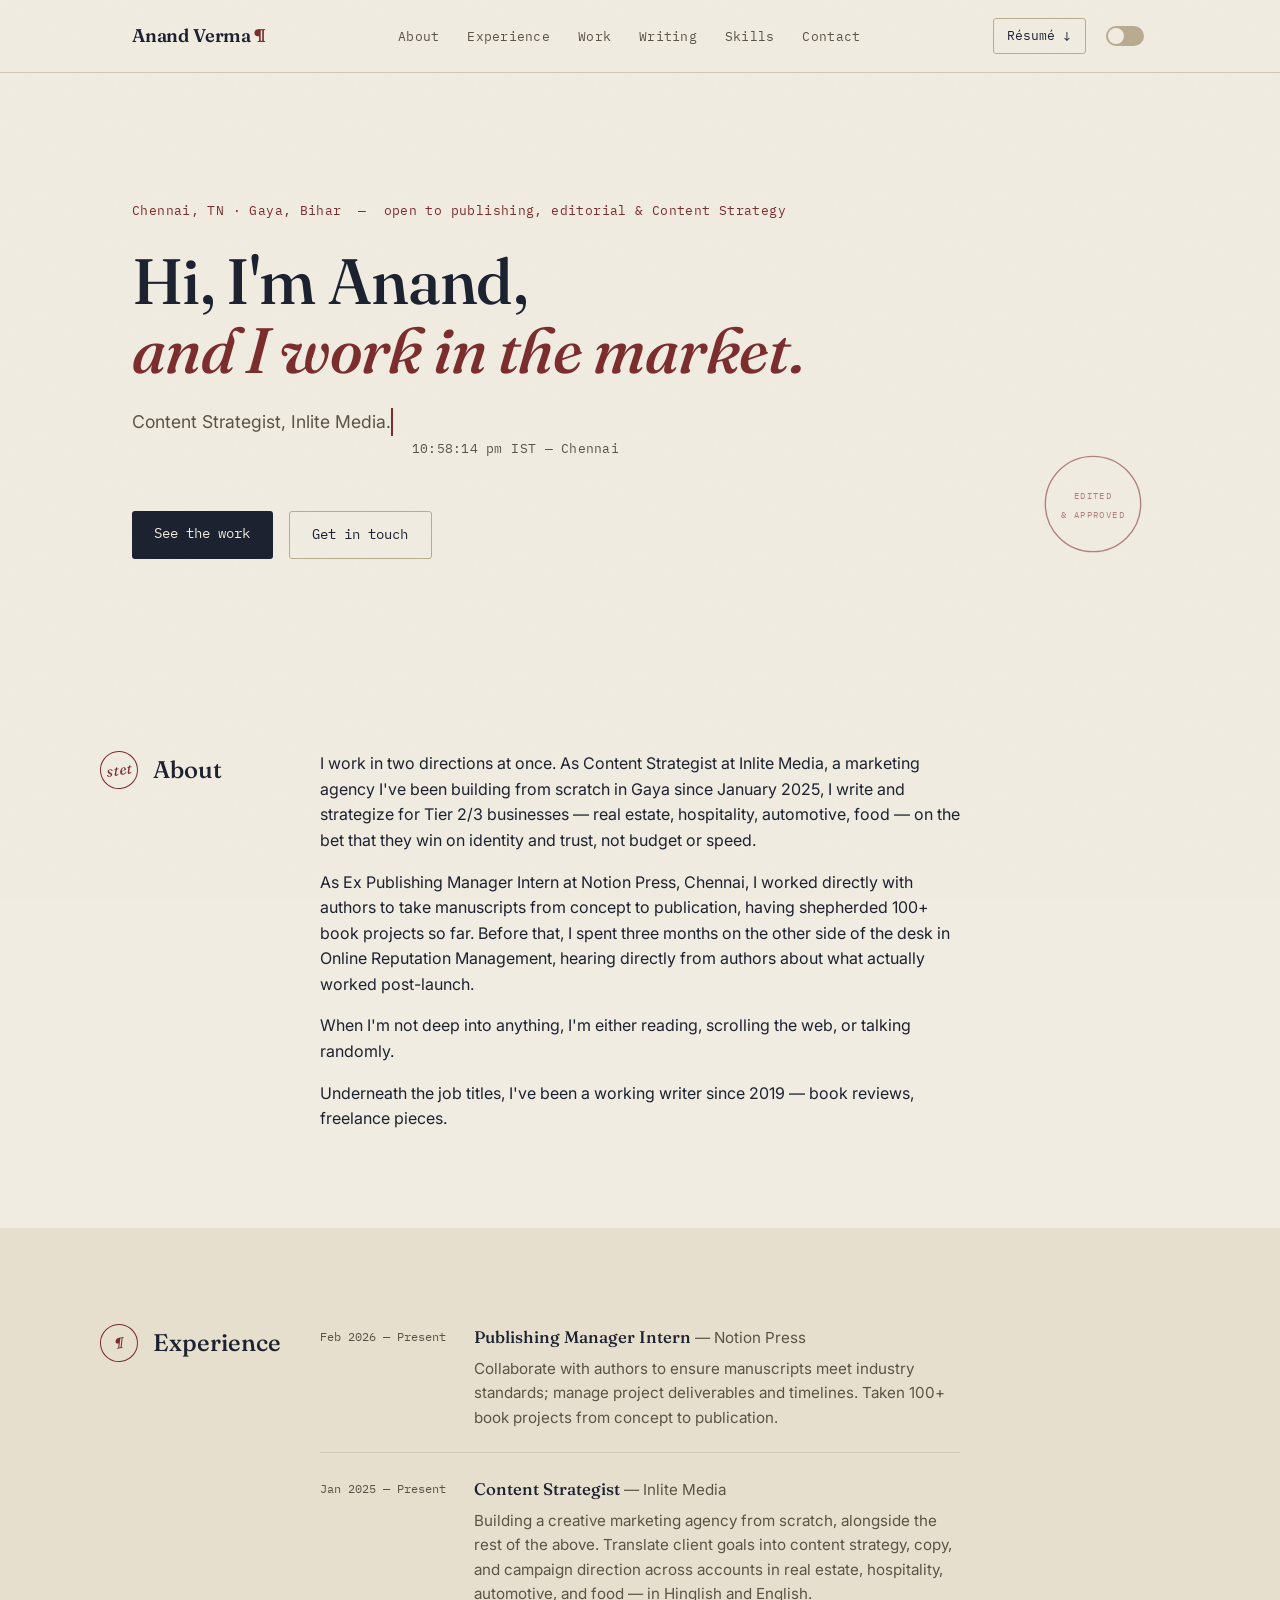
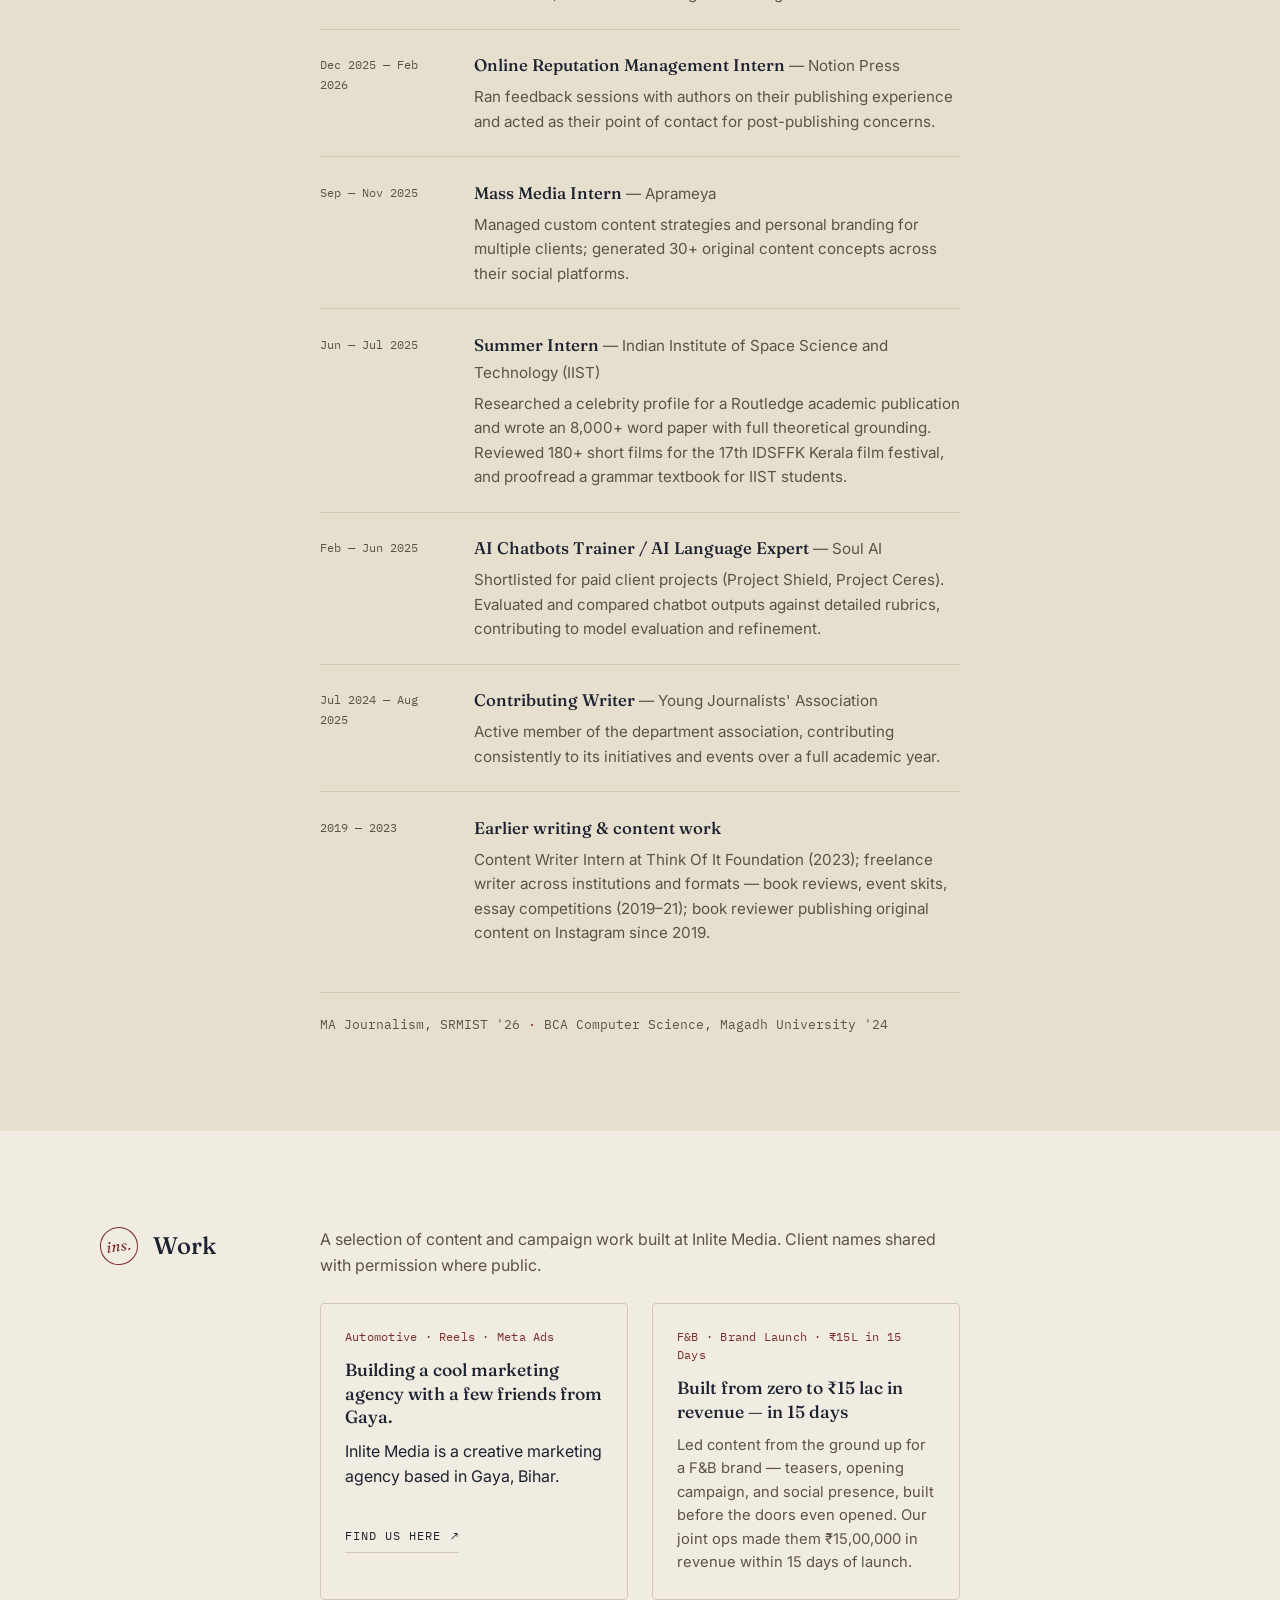
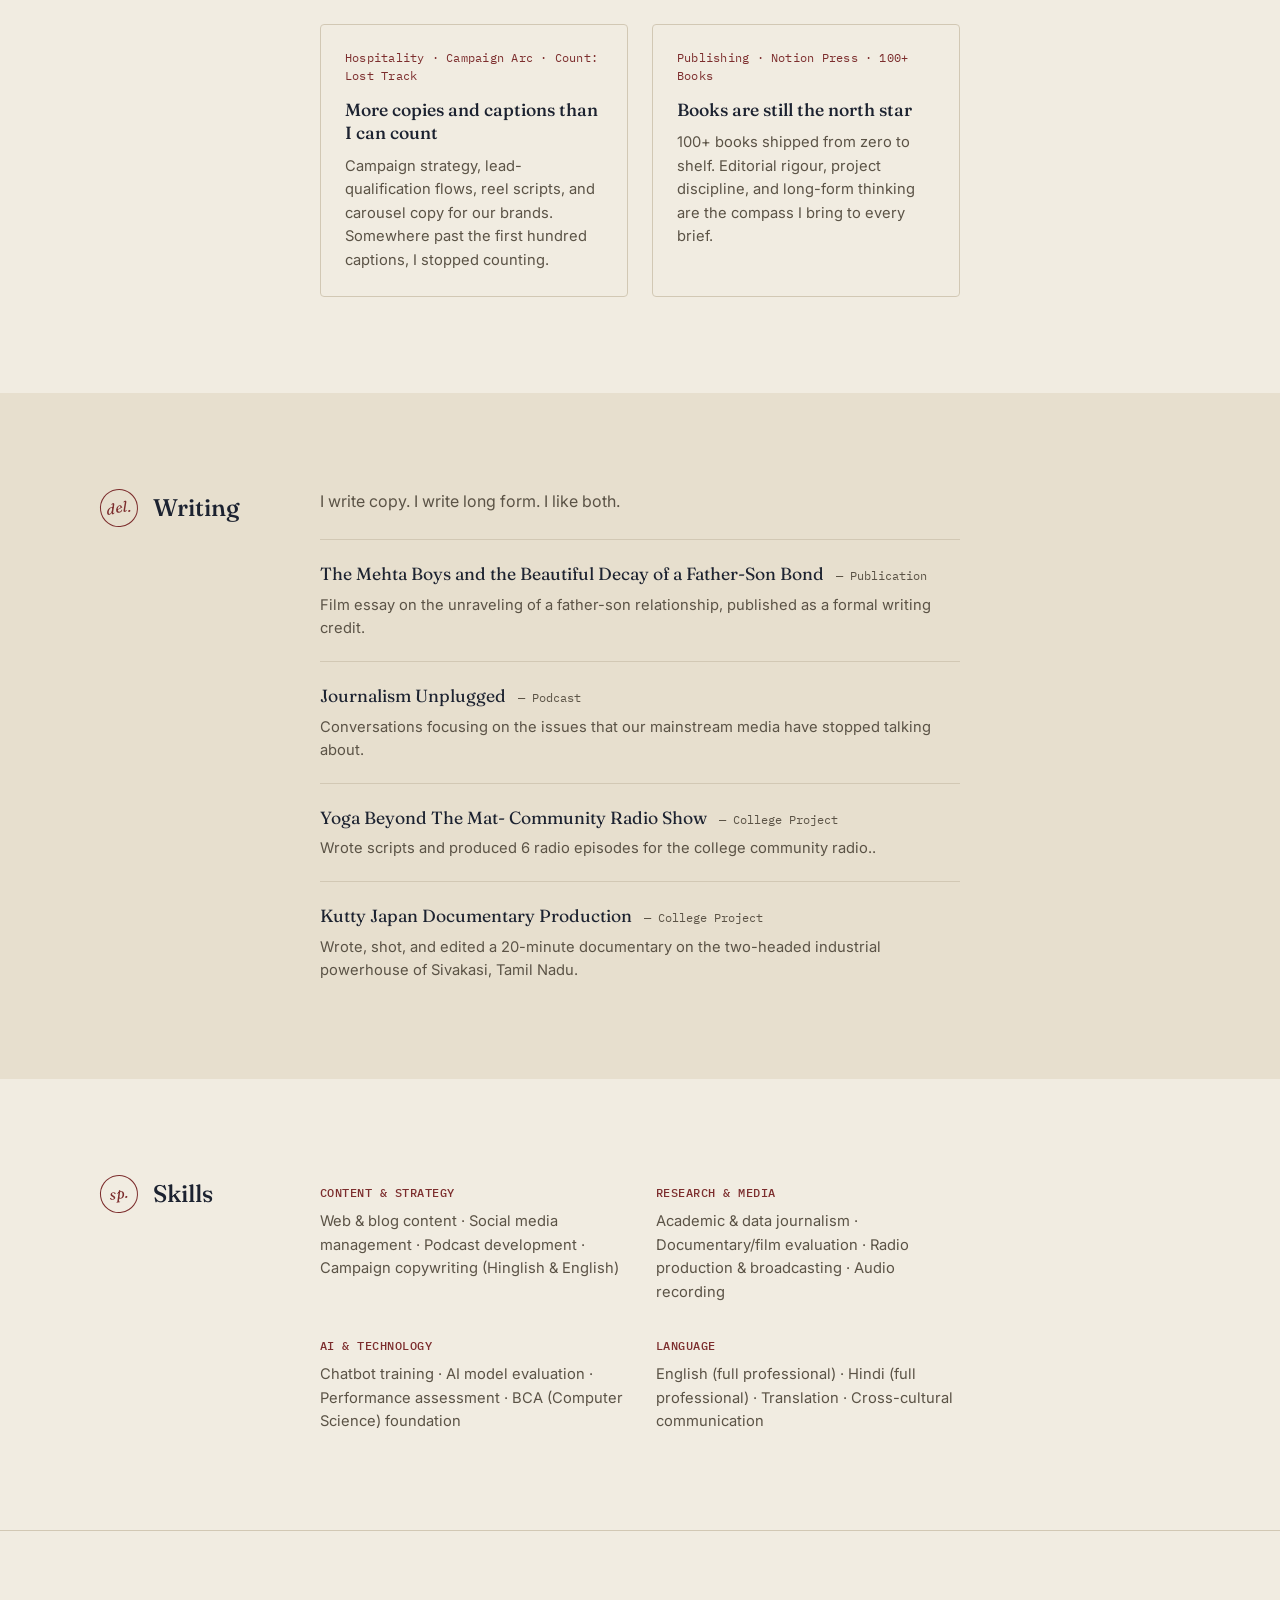
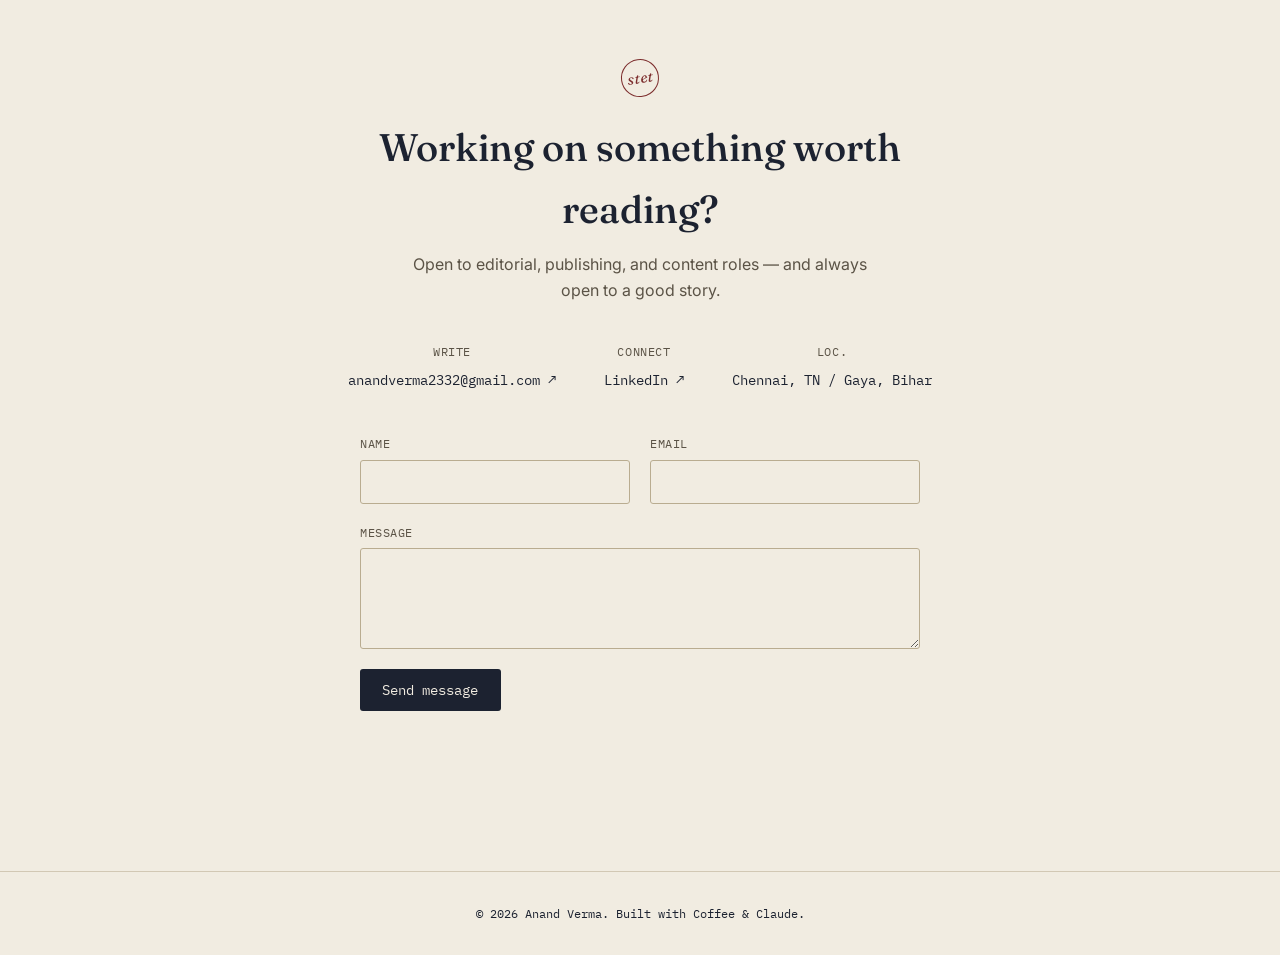
<file: index.html>
<!DOCTYPE html>
<html lang="en">
<head>
<meta charset="UTF-8">
<meta name="viewport" content="width=device-width, initial-scale=1.0">
<title>Anand Verma — Publishing, Content Strategy &amp; Media</title>
<meta name="description" content="Anand Verma — Content Strategist at Inlite Media, Publishing Manager Intern at Notion Press, MA Journalism (SRMIST '26). Publishing × Marketing × AI.">

<meta property="og:type" content="website">
<meta property="og:title" content="Anand Verma — Publishing, Content Strategy &amp; Media">
<meta property="og:description" content="Content Strategist at Inlite Media, Publishing Manager Intern at Notion Press, MA Journalism (SRMIST '26). Publishing × Marketing × AI.">
<meta property="og:image" content="/og-image.jpg">
<meta property="og:url" content="https://anandverma.in/">
<meta name="twitter:card" content="summary_large_image">
<meta name="twitter:title" content="Anand Verma — Publishing, Content Strategy &amp; Media">
<meta name="twitter:description" content="Content Strategist at Inlite Media, Publishing Manager Intern at Notion Press, MA Journalism (SRMIST '26).">
<meta name="twitter:image" content="/og-image.jpg">
<link rel="canonical" href="https://anandverma.in/">

<link rel="icon" type="image/svg+xml" href="data:image/svg+xml,<svg xmlns=%22http://www.w3.org/2000/svg%22 viewBox=%220 0 100 100%22><text y=%22.9em%22 font-size=%2290%22>¶</text></svg>">

<link rel="preconnect" href="https://fonts.googleapis.com">
<link rel="preconnect" href="https://fonts.gstatic.com" crossorigin>
<link href="https://fonts.googleapis.com/css2?family=Fraunces:ital,opsz,wght@0,9..144,400;0,9..144,500;0,9..144,600;1,9..144,500&family=Inter:wght@400;500;600&family=IBM+Plex+Mono:wght@400;500&display=swap" rel="stylesheet">

<link rel="stylesheet" href="style.css">
</head>
<body>

<div class="grain" aria-hidden="true"></div>

<a class="skip-link" href="#main">Skip to content</a>

<header class="masthead">
  <div class="masthead-inner">
    <a href="#top" class="wordmark">Anand Verma<span class="mark">¶</span></a>
    <nav class="nav" aria-label="Primary">
      <a href="#about">About</a>
      <a href="#experience">Experience</a>
      <a href="#work">Work</a>
      <a href="#writing">Writing</a>
      <a href="#skills">Skills</a>
      <a href="#contact">Contact</a>
    </nav>
    <div class="masthead-actions">
      <a class="resume-btn" href="resume.pdf" download>Résumé <span class="dl-icon">↓</span></a>
      <button class="theme-toggle" id="themeToggle" aria-label="Toggle dark mode" aria-pressed="false">
        <span class="toggle-track"><span class="toggle-thumb"></span></span>
      </button>
      <button class="nav-burger" id="navBurger" aria-label="Open menu" aria-expanded="false">
        <span></span><span></span><span></span>
      </button>
    </div>
  </div>
  <div class="mobile-nav" id="mobileNav">
    <a href="#about">About</a>
    <a href="#experience">Experience</a>
    <a href="#work">Work</a>
    <a href="#writing">Writing</a>
    <a href="#skills">Skills</a>
    <a href="#contact">Contact</a>
    <a href="resume.pdf" download>Download résumé</a>
  </div>
</header>

<main id="main">

  <!-- HERO -->
  <section class="hero" id="top">
    <div class="hero-inner reveal">
      <p class="eyebrow mono">Chennai, TN · Gaya, Bihar &nbsp;—&nbsp; open to publishing, editorial &amp; Content Strategy</p>
      <h1 class="hero-title">
        Hi, I'm Anand,<br>
        <em>and I work in the market.</em>
      </h1>
      <p class="hero-sub" id="typewriter"></p>
      <p class="hero-clock mono">
  <span class="clock-dot" aria-hidden="true"></span>
  <span id="clockTime">--:--:--</span> IST — Chennai
</p>
      <div class="hero-cta">
        <a href="#work" class="btn btn-primary">See the work</a>
        <a href="#contact" class="btn btn-ghost">Get in touch</a>
      </div>
    </div>
    <div class="hero-stamp" aria-hidden="true">
      <svg viewBox="0 0 120 120" class="stamp-svg">
        <circle cx="60" cy="60" r="52" fill="none" stroke="currentColor" stroke-width="1.5"/>
        <text x="60" y="55" text-anchor="middle" class="stamp-text-top">EDITED</text>
        <text x="60" y="75" text-anchor="middle" class="stamp-text-bottom">&amp; APPROVED</text>
      </svg>
    </div>
  </section>

  <!-- ABOUT -->
  <section class="section" id="about">
    <div class="section-grid reveal">
      <div class="section-label">
        <span class="proofmark">stet</span>
        <h2>About</h2>
      </div>
      <div class="section-body">
        <p>I work in two directions at once. As Content Strategist at Inlite Media, a marketing agency I've been building from scratch in Gaya since January 2025, I write and strategize for Tier 2/3 businesses — real estate, hospitality, automotive, food — on the bet that they win on identity and trust, not budget or speed.</p>
        <p>As Ex Publishing Manager Intern at Notion Press, Chennai, I worked directly with authors to take manuscripts from concept to publication, having shepherded 100+ book projects so far. Before that, I spent three months on the other side of the desk in Online Reputation Management, hearing directly from authors about what actually worked post-launch.</p>
        <p>When I'm not deep into anything, I'm either reading, scrolling the web, or talking randomly.</p>
        <p>Underneath the job titles, I've been a working writer since 2019 — book reviews, freelance pieces.</p>
      </div>
    </div>
  </section>

  <!-- EXPERIENCE -->
  <section class="section section-alt" id="experience">
    <div class="section-grid reveal">
      <div class="section-label">
        <span class="proofmark">¶</span>
        <h2>Experience</h2>
      </div>
      <div class="section-body">

        <article class="entry">
          <div class="entry-meta mono">Feb 2026 — Present</div>
          <div class="entry-content">
            <h3>Publishing Manager Intern <span class="entry-org">— Notion Press</span></h3>
            <p>Collaborate with authors to ensure manuscripts meet industry standards; manage project deliverables and timelines. Taken 100+ book projects from concept to publication.</p>
          </div>
        </article>

        <article class="entry">
          <div class="entry-meta mono">Jan 2025 — Present</div>
          <div class="entry-content">
            <h3>Content Strategist <span class="entry-org">— Inlite Media</span></h3>
            <p>Building a creative marketing agency from scratch, alongside the rest of the above. Translate client goals into content strategy, copy, and campaign direction across accounts in real estate, hospitality, automotive, and food — in Hinglish and English.</p>
          </div>
        </article>

        <article class="entry">
          <div class="entry-meta mono">Dec 2025 — Feb 2026</div>
          <div class="entry-content">
            <h3>Online Reputation Management Intern <span class="entry-org">— Notion Press</span></h3>
            <p>Ran feedback sessions with authors on their publishing experience and acted as their point of contact for post-publishing concerns.</p>
          </div>
        </article>

        <article class="entry">
          <div class="entry-meta mono">Sep — Nov 2025</div>
          <div class="entry-content">
            <h3>Mass Media Intern <span class="entry-org">— Aprameya</span></h3>
            <p>Managed custom content strategies and personal branding for multiple clients; generated 30+ original content concepts across their social platforms.</p>
          </div>
        </article>

        <article class="entry">
          <div class="entry-meta mono">Jun — Jul 2025</div>
          <div class="entry-content">
            <h3>Summer Intern <span class="entry-org">— Indian Institute of Space Science and Technology (IIST)</span></h3>
            <p>Researched a celebrity profile for a Routledge academic publication and wrote an 8,000+ word paper with full theoretical grounding. Reviewed 180+ short films for the 17th IDSFFK Kerala film festival, and proofread a grammar textbook for IIST students.</p>
          </div>
        </article>

        <article class="entry">
          <div class="entry-meta mono">Feb — Jun 2025</div>
          <div class="entry-content">
            <h3>AI Chatbots Trainer / AI Language Expert <span class="entry-org">— Soul AI</span></h3>
            <p>Shortlisted for paid client projects (Project Shield, Project Ceres). Evaluated and compared chatbot outputs against detailed rubrics, contributing to model evaluation and refinement.</p>
          </div>
        </article>

        <article class="entry">
          <div class="entry-meta mono">Jul 2024 — Aug 2025</div>
          <div class="entry-content">
            <h3>Contributing Writer <span class="entry-org">— Young Journalists' Association</span></h3>
            <p>Active member of the department association, contributing consistently to its initiatives and events over a full academic year.</p>
          </div>
        </article>

        <article class="entry">
          <div class="entry-meta mono">2019 — 2023</div>
          <div class="entry-content">
            <h3>Earlier writing &amp; content work</h3>
            <p>Content Writer Intern at Think Of It Foundation (2023); freelance writer across institutions and formats — book reviews, event skits, essay competitions (2019–21); book reviewer publishing original content on Instagram since 2019.</p>
          </div>
        </article>


        <div class="edu-strip mono">
          <span>MA Journalism, SRMIST '26</span>
          <span class="edu-dot">·</span>
          <span>BCA Computer Science, Magadh University '24</span>
        </div>

      </div>
    </div>
  </section>
  <section class="section" id="work">
    <div class="section-grid reveal">
      <div class="section-label">
        <span class="proofmark">ins.</span>
        <h2>Work</h2>
      </div>
      <div class="section-body">
        <p class="section-intro">A selection of content and campaign work built at Inlite Media. Client names shared with permission where public.</p>

        <div class="work-grid">

<article class="work-card">
  <p class="work-tags mono">Automotive · Reels · Meta Ads</p>

  <h3>Building a cool marketing agency with a few friends from Gaya.</h3>

  <p>
    Inlite Media is a creative marketing agency based in Gaya, Bihar.
  </p>

  <a
    href="https://www.inlitemedia.in/"
    target="_blank"
    rel="noopener noreferrer"
    class="cta-link mono"
  >
    FIND US HERE
    <span>↗</span>
  </a>
</article>

    <article class="work-card">
  <p class="work-tags mono">F&amp;B · Brand Launch · ₹15L in 15 Days</p>
  <h3>Built from zero to ₹15 lac in revenue — in 15 days</h3>
  <p>Led content from the ground up for a F&B brand — teasers, opening campaign, and social presence, built before the doors even opened. Our joint ops made them ₹15,00,000 in revenue within 15 days of launch.</p>
</article>

         <article class="work-card">
  <p class="work-tags mono">Hospitality · Campaign Arc · Count: Lost Track</p>
  <h3>More copies and captions than I can count</h3>
  <p>Campaign strategy, lead-qualification flows, reel scripts, and carousel copy for our brands. Somewhere past the first hundred captions, I stopped counting.</p>
</article>

          <article class="work-card">
  <p class="work-tags mono">Publishing · Notion Press · 100+ Books</p>
  <h3>Books are still the north star</h3>
  <p>100+ books shipped from zero to shelf. Editorial rigour, project discipline, and long-form thinking are the compass I bring to every brief.</p>
</article>

        </div>
      </div>
    </div>
  </section>

  <!-- WRITING -->
  <section class="section section-alt" id="writing">
    <div class="section-grid reveal">
      <div class="section-label">
        <span class="proofmark">del.</span>
        <h2>Writing</h2>
      </div>
      <div class="section-body">
        <p class="section-intro">I write copy. I write long form. I like both.</p>

        <ul class="writing-list">
          <li>
            <a href="https://cutandprintnewsletter.substack.com/p/12?open=false#%C2%A7guest-contribution" class="writing-item">
              <span class="writing-title">The Mehta Boys and the Beautiful Decay of a Father-Son Bond <span class="writing-type mono">— Publication</span></span>
              <span class="writing-desc">Film essay on the unraveling of a father-son relationship, published as a formal writing credit.</span>
            </a>
          </li>
          <li>
            <a href="https://open.spotify.com/show/3CX8EGooiAzZdOXdd201q1" class="writing-item">
              <span class="writing-title">Journalism Unplugged <span class="writing-type mono">— Podcast</span></span>
              <span class="writing-desc">Conversations focusing on the issues that our mainstream media have stopped talking about.</span>
            </a>
          </li>
          <li>
            <a href="https://drive.google.com/drive/folders/19rKkXh2o98e52k-zDtZ3808F44zzuFdt?usp=sharing" class="writing-item">
              <span class="writing-title">Yoga Beyond The Mat- Community Radio Show <span class="writing-type mono">— College Project</span></span>
              <span class="writing-desc">Wrote scripts and produced 6 radio episodes for the college community radio..</span>
            </a>
          </li>
          <li>
            <a href="https://drive.google.com/file/d/1ai6nYiEL8IZHi0SgXp-3LaJjOQsr9_2S/view?usp=drive_link&usp=embed_facebook" class="writing-item">
              <span class="writing-title">Kutty Japan Documentary Production <span class="writing-type mono">— College Project</span></span>
              <span class="writing-desc">Wrote, shot, and edited a 20-minute documentary on the two-headed industrial powerhouse of Sivakasi, Tamil Nadu.</span>
            </a>
          </li>
        </ul>
      </div>
    </div>
  </section>

  <!-- SKILLS -->
  <section class="section" id="skills">
    <div class="section-grid reveal">
      <div class="section-label">
        <span class="proofmark">sp.</span>
        <h2>Skills</h2>
      </div>
      <div class="section-body">
        <div class="skills-grid">
          <div class="skill-group">
            <h4 class="mono">Content &amp; Strategy</h4>
            <p>Web &amp; blog content · Social media management · Podcast development · Campaign copywriting (Hinglish &amp; English)</p>
          </div>
          <div class="skill-group">
            <h4 class="mono">Research &amp; Media</h4>
            <p>Academic &amp; data journalism · Documentary/film evaluation · Radio production &amp; broadcasting · Audio recording</p>
          </div>
          <div class="skill-group">
            <h4 class="mono">AI &amp; Technology</h4>
            <p>Chatbot training · AI model evaluation · Performance assessment · BCA (Computer Science) foundation</p>
          </div>
          <div class="skill-group">
            <h4 class="mono">Language</h4>
            <p>English (full professional) · Hindi (full professional) · Translation · Cross-cultural communication</p>
          </div>
        </div>
      </div>
    </div>
  </section>

  <!-- CONTACT -->
  <section class="section section-contact" id="contact">
    <div class="reveal">
      <p class="proofmark center">stet</p>
      <h2 class="contact-heading">Working on something worth reading?</h2>
      <p class="contact-sub">Open to editorial, publishing, and content roles — and always open to a good story.</p>
      <div class="contact-grid mono">
        <div>
          <span class="contact-label">Write</span>
          <a href="mailto:anandverma2332@gmail.com">anandverma2332@gmail.com ↗</a>
        </div>
        <div>
          <span class="contact-label">Connect</span>
          <a href="https://www.linkedin.com/in/anand-verma-18384817a/" target="_blank" rel="noopener">LinkedIn ↗</a>
        </div>
        <div>
          <span class="contact-label">Loc.</span>
          <span>Chennai, TN / Gaya, Bihar</span>
        </div>
      </div>

      <form class="contact-form" id="contactForm">
        <!-- Get a free access key at https://web3forms.com — takes 30 seconds, no account needed.
             Paste it below in place of YOUR_ACCESS_KEY_HERE. -->
        <input type="hidden" name="access_key" value="08df3f34-d45b-4f16-a366-c7cc355c675c">
        <input type="checkbox" name="botcheck" class="hp-field" tabindex="-1" autocomplete="off">
        <input type="hidden" name="subject" value="New message from anandverma.in">

        <div class="form-row">
          <div class="form-field">
            <label for="cf-name">Name</label>
            <input type="text" id="cf-name" name="name" required autocomplete="name">
          </div>
          <div class="form-field">
            <label for="cf-email">Email</label>
            <input type="email" id="cf-email" name="email" required autocomplete="email">
          </div>
        </div>
        <div class="form-field">
          <label for="cf-message">Message</label>
          <textarea id="cf-message" name="message" rows="4" required></textarea>
        </div>

        <button type="submit" class="btn btn-primary form-submit">
          <span class="submit-label">Send message</span>
        </button>
        <p class="form-status" id="formStatus" role="status" aria-live="polite"></p>
      </form>
    </div>
  </section>

</main>

<footer class="colophon">
  <p>© <span id="year"></span> Anand Verma. Built with Coffee &amp; Claude. </p>
</footer>

<script src="script.js"></script>
</body>
</html>
</file>
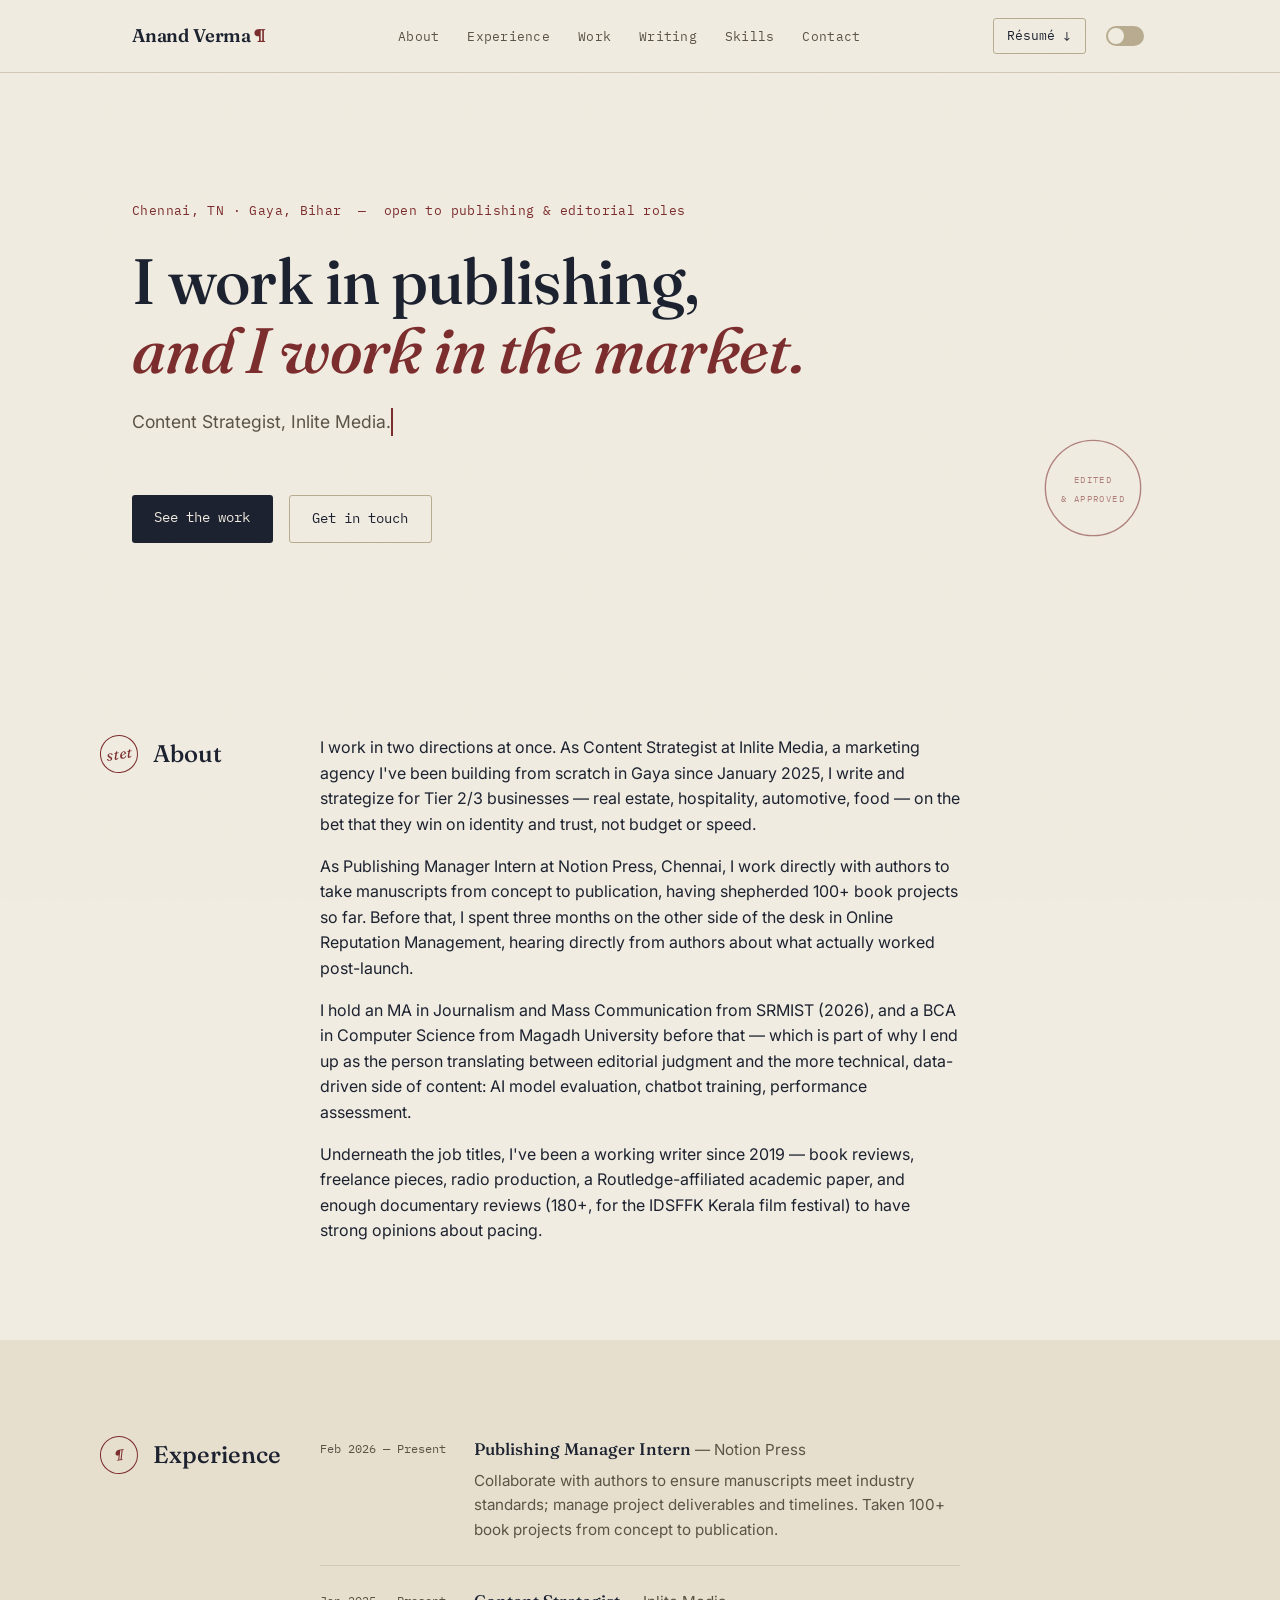
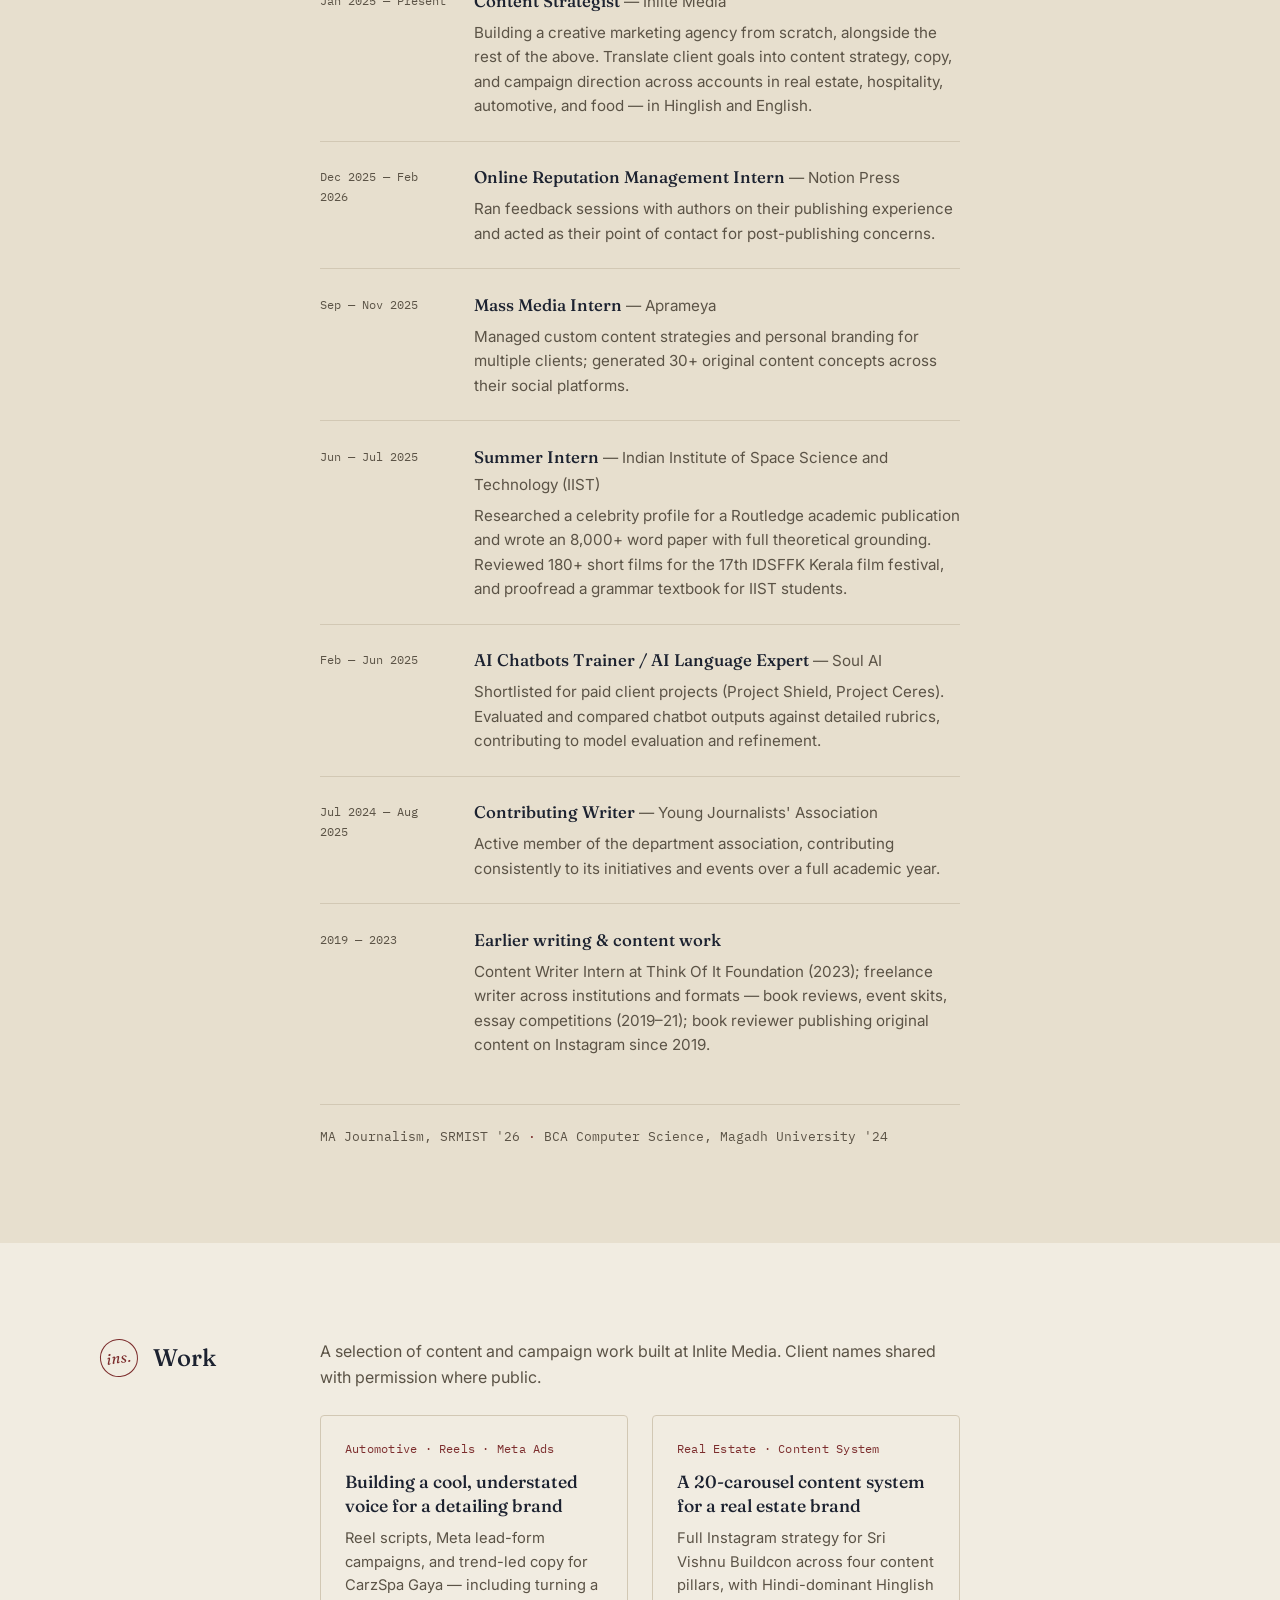
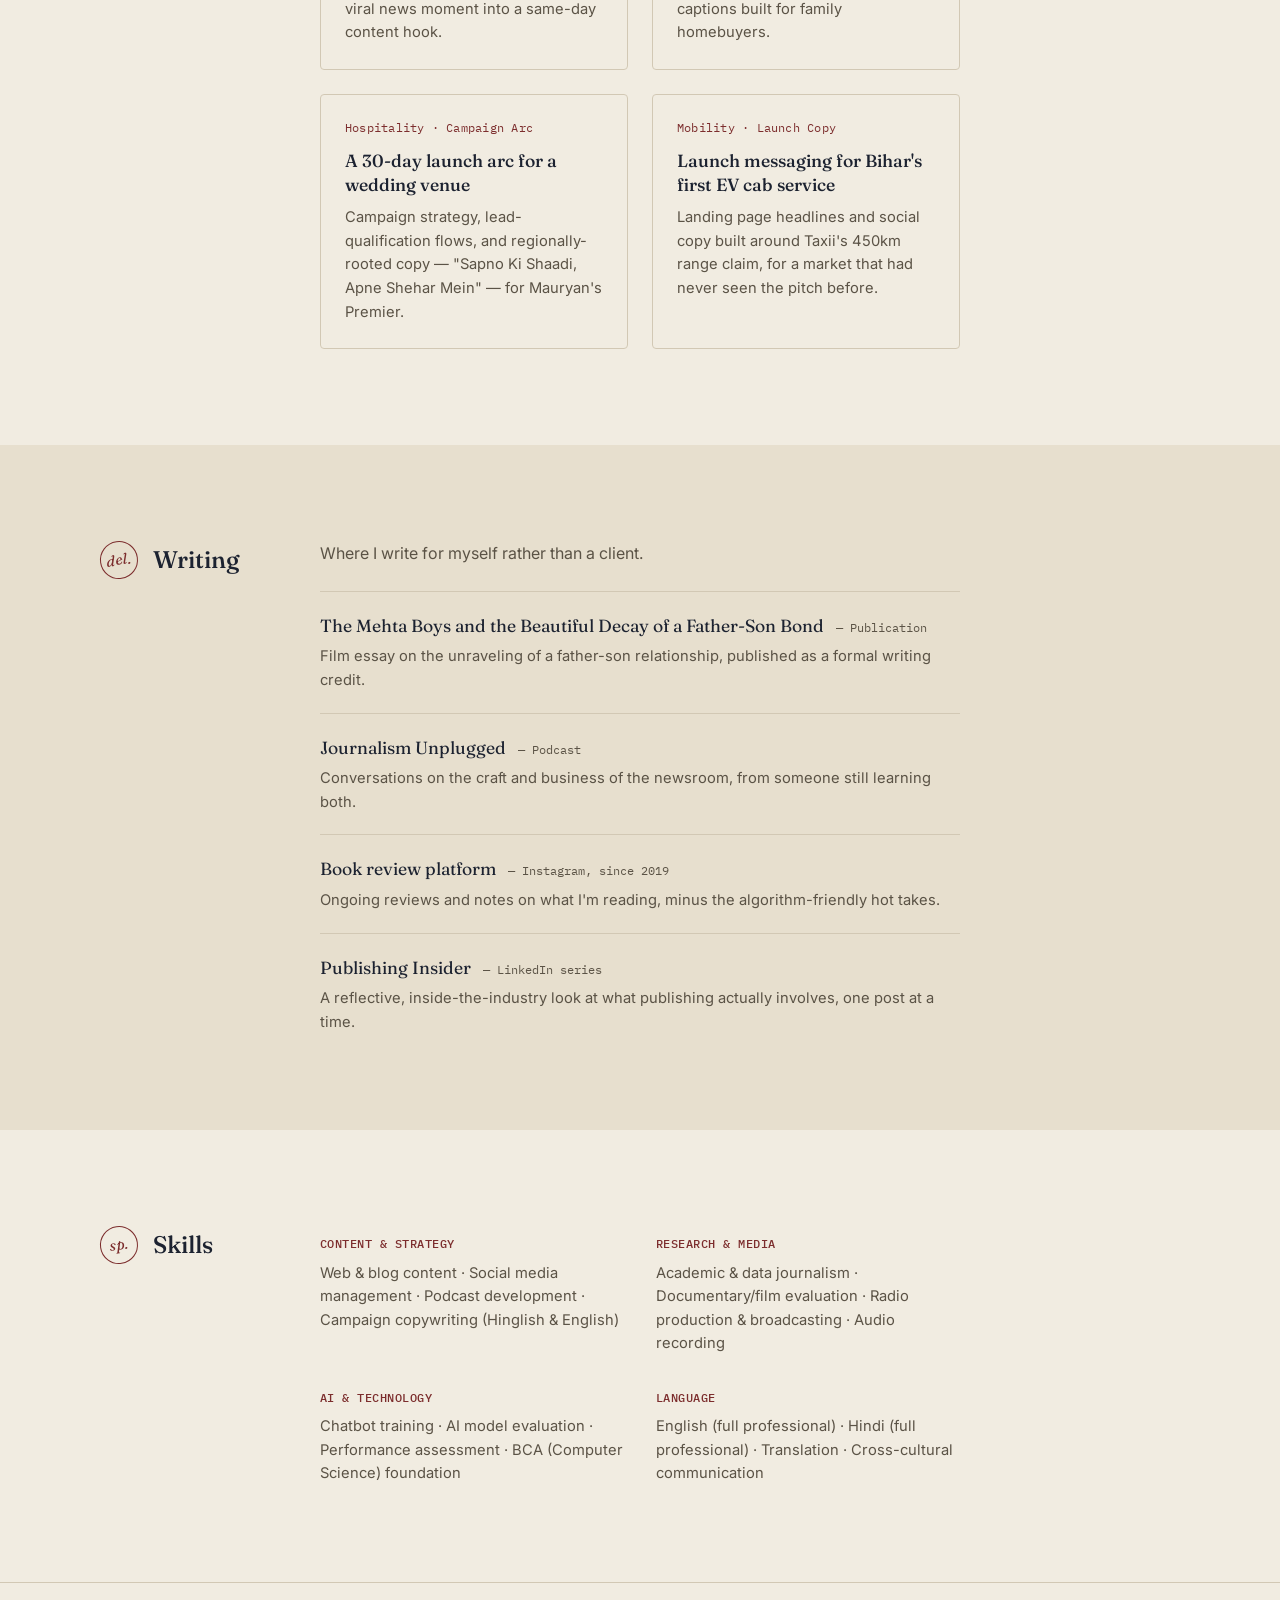
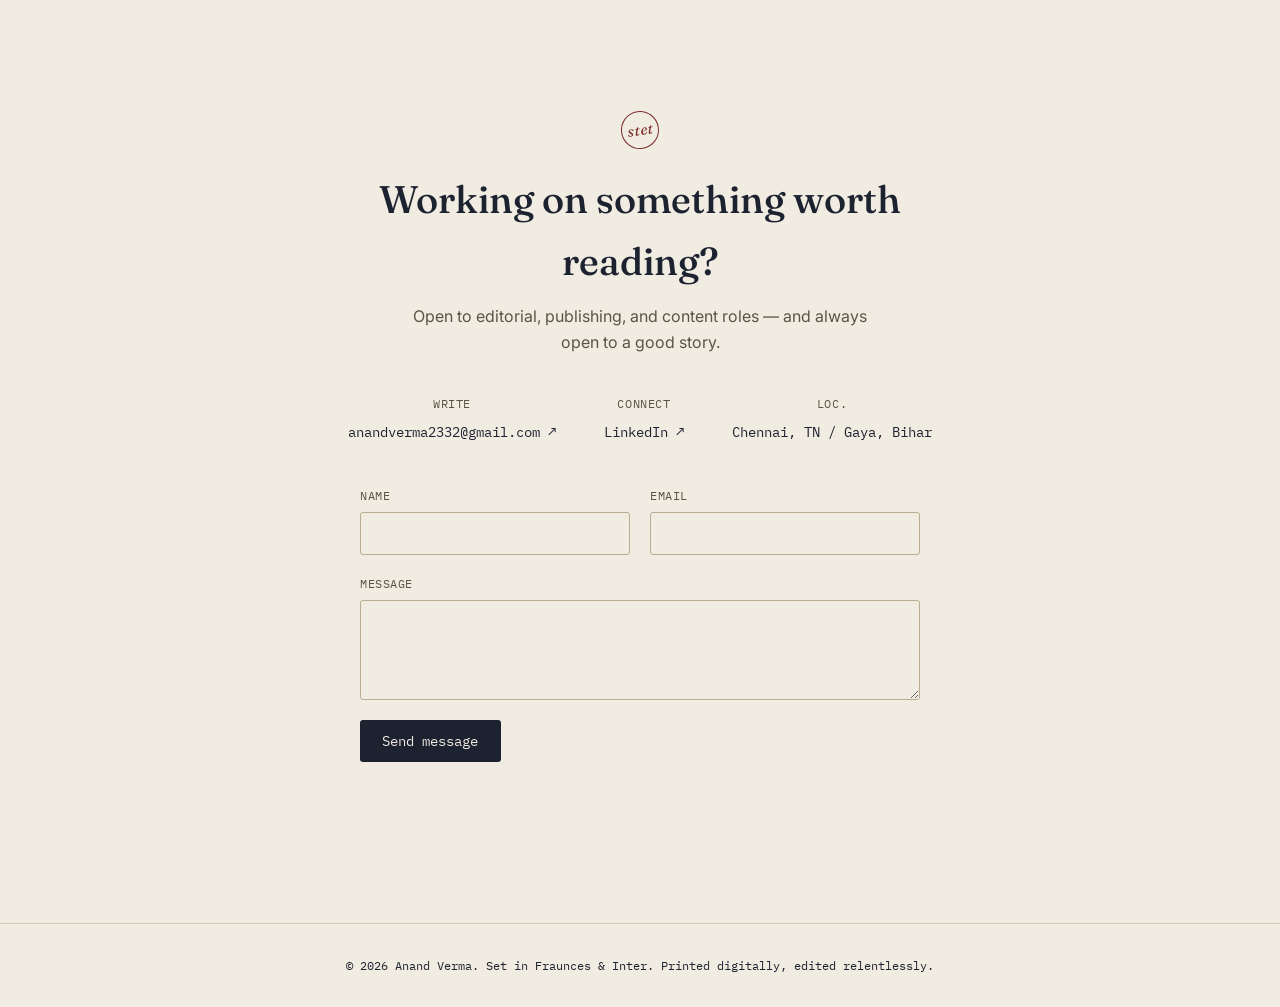
<file: index (1) - Copy.html>
<!DOCTYPE html>
<html lang="en">
<head>
<meta charset="UTF-8">
<meta name="viewport" content="width=device-width, initial-scale=1.0">
<title>Anand Verma — Publishing, Content Strategy &amp; Media</title>
<meta name="description" content="Anand Verma — Content Strategist at Inlite Media, Publishing Manager Intern at Notion Press, MA Journalism (SRMIST '26). Publishing × Marketing × AI.">

<meta property="og:type" content="website">
<meta property="og:title" content="Anand Verma — Publishing, Content Strategy &amp; Media">
<meta property="og:description" content="Content Strategist at Inlite Media, Publishing Manager Intern at Notion Press, MA Journalism (SRMIST '26). Publishing × Marketing × AI.">
<meta property="og:image" content="/og-image.jpg">
<meta property="og:url" content="https://anandverma.in/">
<meta name="twitter:card" content="summary_large_image">
<meta name="twitter:title" content="Anand Verma — Publishing, Content Strategy &amp; Media">
<meta name="twitter:description" content="Content Strategist at Inlite Media, Publishing Manager Intern at Notion Press, MA Journalism (SRMIST '26).">
<meta name="twitter:image" content="/og-image.jpg">
<link rel="canonical" href="https://anandverma.in/">

<link rel="icon" type="image/svg+xml" href="data:image/svg+xml,<svg xmlns=%22http://www.w3.org/2000/svg%22 viewBox=%220 0 100 100%22><text y=%22.9em%22 font-size=%2290%22>¶</text></svg>">

<link rel="preconnect" href="https://fonts.googleapis.com">
<link rel="preconnect" href="https://fonts.gstatic.com" crossorigin>
<link href="https://fonts.googleapis.com/css2?family=Fraunces:ital,opsz,wght@0,9..144,400;0,9..144,500;0,9..144,600;1,9..144,500&family=Inter:wght@400;500;600&family=IBM+Plex+Mono:wght@400;500&display=swap" rel="stylesheet">

<link rel="stylesheet" href="style.css">
</head>
<body>

<div class="grain" aria-hidden="true"></div>

<a class="skip-link" href="#main">Skip to content</a>

<header class="masthead">
  <div class="masthead-inner">
    <a href="#top" class="wordmark">Anand Verma<span class="mark">¶</span></a>
    <nav class="nav" aria-label="Primary">
      <a href="#about">About</a>
      <a href="#experience">Experience</a>
      <a href="#work">Work</a>
      <a href="#writing">Writing</a>
      <a href="#skills">Skills</a>
      <a href="#contact">Contact</a>
    </nav>
    <div class="masthead-actions">
      <a class="resume-btn" href="resume.pdf" download>Résumé <span class="dl-icon">↓</span></a>
      <button class="theme-toggle" id="themeToggle" aria-label="Toggle dark mode" aria-pressed="false">
        <span class="toggle-track"><span class="toggle-thumb"></span></span>
      </button>
      <button class="nav-burger" id="navBurger" aria-label="Open menu" aria-expanded="false">
        <span></span><span></span><span></span>
      </button>
    </div>
  </div>
  <div class="mobile-nav" id="mobileNav">
    <a href="#about">About</a>
    <a href="#experience">Experience</a>
    <a href="#work">Work</a>
    <a href="#writing">Writing</a>
    <a href="#skills">Skills</a>
    <a href="#contact">Contact</a>
    <a href="resume.pdf" download>Download résumé</a>
  </div>
</header>

<main id="main">

  <!-- HERO -->
  <section class="hero" id="top">
    <div class="hero-inner reveal">
      <p class="eyebrow mono">Chennai, TN · Gaya, Bihar &nbsp;—&nbsp; open to publishing &amp; editorial roles</p>
      <h1 class="hero-title">
        I work in publishing,<br>
        <em>and I work in the market.</em>
      </h1>
      <p class="hero-sub" id="typewriter"></p>
      <div class="hero-cta">
        <a href="#work" class="btn btn-primary">See the work</a>
        <a href="#contact" class="btn btn-ghost">Get in touch</a>
      </div>
    </div>
    <div class="hero-stamp" aria-hidden="true">
      <svg viewBox="0 0 120 120" class="stamp-svg">
        <circle cx="60" cy="60" r="52" fill="none" stroke="currentColor" stroke-width="1.5"/>
        <text x="60" y="55" text-anchor="middle" class="stamp-text-top">EDITED</text>
        <text x="60" y="75" text-anchor="middle" class="stamp-text-bottom">&amp; APPROVED</text>
      </svg>
    </div>
  </section>

  <!-- ABOUT -->
  <section class="section" id="about">
    <div class="section-grid reveal">
      <div class="section-label">
        <span class="proofmark">stet</span>
        <h2>About</h2>
      </div>
      <div class="section-body">
        <p>I work in two directions at once. As Content Strategist at Inlite Media, a marketing agency I've been building from scratch in Gaya since January 2025, I write and strategize for Tier 2/3 businesses — real estate, hospitality, automotive, food — on the bet that they win on identity and trust, not budget or speed.</p>
        <p>As Publishing Manager Intern at Notion Press, Chennai, I work directly with authors to take manuscripts from concept to publication, having shepherded 100+ book projects so far. Before that, I spent three months on the other side of the desk in Online Reputation Management, hearing directly from authors about what actually worked post-launch.</p>
        <p>I hold an MA in Journalism and Mass Communication from SRMIST (2026), and a BCA in Computer Science from Magadh University before that — which is part of why I end up as the person translating between editorial judgment and the more technical, data-driven side of content: AI model evaluation, chatbot training, performance assessment.</p>
        <p>Underneath the job titles, I've been a working writer since 2019 — book reviews, freelance pieces, radio production, a Routledge-affiliated academic paper, and enough documentary reviews (180+, for the IDSFFK Kerala film festival) to have strong opinions about pacing.</p>
      </div>
    </div>
  </section>

  <!-- EXPERIENCE -->
  <section class="section section-alt" id="experience">
    <div class="section-grid reveal">
      <div class="section-label">
        <span class="proofmark">¶</span>
        <h2>Experience</h2>
      </div>
      <div class="section-body">

        <article class="entry">
          <div class="entry-meta mono">Feb 2026 — Present</div>
          <div class="entry-content">
            <h3>Publishing Manager Intern <span class="entry-org">— Notion Press</span></h3>
            <p>Collaborate with authors to ensure manuscripts meet industry standards; manage project deliverables and timelines. Taken 100+ book projects from concept to publication.</p>
          </div>
        </article>

        <article class="entry">
          <div class="entry-meta mono">Jan 2025 — Present</div>
          <div class="entry-content">
            <h3>Content Strategist <span class="entry-org">— Inlite Media</span></h3>
            <p>Building a creative marketing agency from scratch, alongside the rest of the above. Translate client goals into content strategy, copy, and campaign direction across accounts in real estate, hospitality, automotive, and food — in Hinglish and English.</p>
          </div>
        </article>

        <article class="entry">
          <div class="entry-meta mono">Dec 2025 — Feb 2026</div>
          <div class="entry-content">
            <h3>Online Reputation Management Intern <span class="entry-org">— Notion Press</span></h3>
            <p>Ran feedback sessions with authors on their publishing experience and acted as their point of contact for post-publishing concerns.</p>
          </div>
        </article>

        <article class="entry">
          <div class="entry-meta mono">Sep — Nov 2025</div>
          <div class="entry-content">
            <h3>Mass Media Intern <span class="entry-org">— Aprameya</span></h3>
            <p>Managed custom content strategies and personal branding for multiple clients; generated 30+ original content concepts across their social platforms.</p>
          </div>
        </article>

        <article class="entry">
          <div class="entry-meta mono">Jun — Jul 2025</div>
          <div class="entry-content">
            <h3>Summer Intern <span class="entry-org">— Indian Institute of Space Science and Technology (IIST)</span></h3>
            <p>Researched a celebrity profile for a Routledge academic publication and wrote an 8,000+ word paper with full theoretical grounding. Reviewed 180+ short films for the 17th IDSFFK Kerala film festival, and proofread a grammar textbook for IIST students.</p>
          </div>
        </article>

        <article class="entry">
          <div class="entry-meta mono">Feb — Jun 2025</div>
          <div class="entry-content">
            <h3>AI Chatbots Trainer / AI Language Expert <span class="entry-org">— Soul AI</span></h3>
            <p>Shortlisted for paid client projects (Project Shield, Project Ceres). Evaluated and compared chatbot outputs against detailed rubrics, contributing to model evaluation and refinement.</p>
          </div>
        </article>

        <article class="entry">
          <div class="entry-meta mono">Jul 2024 — Aug 2025</div>
          <div class="entry-content">
            <h3>Contributing Writer <span class="entry-org">— Young Journalists' Association</span></h3>
            <p>Active member of the department association, contributing consistently to its initiatives and events over a full academic year.</p>
          </div>
        </article>

        <article class="entry">
          <div class="entry-meta mono">2019 — 2023</div>
          <div class="entry-content">
            <h3>Earlier writing &amp; content work</h3>
            <p>Content Writer Intern at Think Of It Foundation (2023); freelance writer across institutions and formats — book reviews, event skits, essay competitions (2019–21); book reviewer publishing original content on Instagram since 2019.</p>
          </div>
        </article>


        <div class="edu-strip mono">
          <span>MA Journalism, SRMIST '26</span>
          <span class="edu-dot">·</span>
          <span>BCA Computer Science, Magadh University '24</span>
        </div>

      </div>
    </div>
  </section>
  <section class="section" id="work">
    <div class="section-grid reveal">
      <div class="section-label">
        <span class="proofmark">ins.</span>
        <h2>Work</h2>
      </div>
      <div class="section-body">
        <p class="section-intro">A selection of content and campaign work built at Inlite Media. Client names shared with permission where public.</p>

        <div class="work-grid">

          <article class="work-card">
            <p class="work-tags mono">Automotive · Reels · Meta Ads</p>
            <h3>Building a cool, understated voice for a detailing brand</h3>
            <p>Reel scripts, Meta lead-form campaigns, and trend-led copy for CarzSpa Gaya — including turning a viral news moment into a same-day content hook.</p>
          </article>

          <article class="work-card">
            <p class="work-tags mono">Real Estate · Content System</p>
            <h3>A 20-carousel content system for a real estate brand</h3>
            <p>Full Instagram strategy for Sri Vishnu Buildcon across four content pillars, with Hindi-dominant Hinglish captions built for family homebuyers.</p>
          </article>

          <article class="work-card">
            <p class="work-tags mono">Hospitality · Campaign Arc</p>
            <h3>A 30-day launch arc for a wedding venue</h3>
            <p>Campaign strategy, lead-qualification flows, and regionally-rooted copy — "Sapno Ki Shaadi, Apne Shehar Mein" — for Mauryan's Premier.</p>
          </article>

          <article class="work-card">
            <p class="work-tags mono">Mobility · Launch Copy</p>
            <h3>Launch messaging for Bihar's first EV cab service</h3>
            <p>Landing page headlines and social copy built around Taxii's 450km range claim, for a market that had never seen the pitch before.</p>
          </article>

        </div>
      </div>
    </div>
  </section>

  <!-- WRITING -->
  <section class="section section-alt" id="writing">
    <div class="section-grid reveal">
      <div class="section-label">
        <span class="proofmark">del.</span>
        <h2>Writing</h2>
      </div>
      <div class="section-body">
        <p class="section-intro">Where I write for myself rather than a client.</p>

        <ul class="writing-list">
          <li>
            <a href="#" class="writing-item">
              <span class="writing-title">The Mehta Boys and the Beautiful Decay of a Father-Son Bond <span class="writing-type mono">— Publication</span></span>
              <span class="writing-desc">Film essay on the unraveling of a father-son relationship, published as a formal writing credit.</span>
            </a>
          </li>
          <li>
            <a href="#" class="writing-item">
              <span class="writing-title">Journalism Unplugged <span class="writing-type mono">— Podcast</span></span>
              <span class="writing-desc">Conversations on the craft and business of the newsroom, from someone still learning both.</span>
            </a>
          </li>
          <li>
            <a href="#" class="writing-item">
              <span class="writing-title">Book review platform <span class="writing-type mono">— Instagram, since 2019</span></span>
              <span class="writing-desc">Ongoing reviews and notes on what I'm reading, minus the algorithm-friendly hot takes.</span>
            </a>
          </li>
          <li>
            <a href="#" class="writing-item">
              <span class="writing-title">Publishing Insider <span class="writing-type mono">— LinkedIn series</span></span>
              <span class="writing-desc">A reflective, inside-the-industry look at what publishing actually involves, one post at a time.</span>
            </a>
          </li>
        </ul>
      </div>
    </div>
  </section>

  <!-- SKILLS -->
  <section class="section" id="skills">
    <div class="section-grid reveal">
      <div class="section-label">
        <span class="proofmark">sp.</span>
        <h2>Skills</h2>
      </div>
      <div class="section-body">
        <div class="skills-grid">
          <div class="skill-group">
            <h4 class="mono">Content &amp; Strategy</h4>
            <p>Web &amp; blog content · Social media management · Podcast development · Campaign copywriting (Hinglish &amp; English)</p>
          </div>
          <div class="skill-group">
            <h4 class="mono">Research &amp; Media</h4>
            <p>Academic &amp; data journalism · Documentary/film evaluation · Radio production &amp; broadcasting · Audio recording</p>
          </div>
          <div class="skill-group">
            <h4 class="mono">AI &amp; Technology</h4>
            <p>Chatbot training · AI model evaluation · Performance assessment · BCA (Computer Science) foundation</p>
          </div>
          <div class="skill-group">
            <h4 class="mono">Language</h4>
            <p>English (full professional) · Hindi (full professional) · Translation · Cross-cultural communication</p>
          </div>
        </div>
      </div>
    </div>
  </section>

  <!-- CONTACT -->
  <section class="section section-contact" id="contact">
    <div class="reveal">
      <p class="proofmark center">stet</p>
      <h2 class="contact-heading">Working on something worth reading?</h2>
      <p class="contact-sub">Open to editorial, publishing, and content roles — and always open to a good story.</p>
      <div class="contact-grid mono">
        <div>
          <span class="contact-label">Write</span>
          <a href="mailto:anandverma2332@gmail.com">anandverma2332@gmail.com ↗</a>
        </div>
        <div>
          <span class="contact-label">Connect</span>
          <a href="https://www.linkedin.com/in/anandverma-18384817a/" target="_blank" rel="noopener">LinkedIn ↗</a>
        </div>
        <div>
          <span class="contact-label">Loc.</span>
          <span>Chennai, TN / Gaya, Bihar</span>
        </div>
      </div>

      <form class="contact-form" id="contactForm">
        <!-- Get a free access key at https://web3forms.com — takes 30 seconds, no account needed.
             Paste it below in place of YOUR_ACCESS_KEY_HERE. -->
        <input type="hidden" name="access_key" value="YOUR_ACCESS_KEY_HERE">
        <input type="checkbox" name="botcheck" class="hp-field" tabindex="-1" autocomplete="off">
        <input type="hidden" name="subject" value="New message from anandverma.in">

        <div class="form-row">
          <div class="form-field">
            <label for="cf-name">Name</label>
            <input type="text" id="cf-name" name="name" required autocomplete="name">
          </div>
          <div class="form-field">
            <label for="cf-email">Email</label>
            <input type="email" id="cf-email" name="email" required autocomplete="email">
          </div>
        </div>
        <div class="form-field">
          <label for="cf-message">Message</label>
          <textarea id="cf-message" name="message" rows="4" required></textarea>
        </div>

        <button type="submit" class="btn btn-primary form-submit">
          <span class="submit-label">Send message</span>
        </button>
        <p class="form-status" id="formStatus" role="status" aria-live="polite"></p>
      </form>
    </div>
  </section>

</main>

<footer class="colophon">
  <p>© <span id="year"></span> Anand Verma. Set in Fraunces &amp; Inter. Printed digitally, edited relentlessly.</p>
</footer>

<script src="script.js"></script>
</body>
</html>
</file>
<file: style.css>
/* ===========================================================
   Anand Kumar — Portfolio
   Design system: editorial / manuscript. Proofmarks as the
   signature motif; paper-and-ink palette; oxblood accent.
=========================================================== */

:root {
  --paper: #F1ECE1;
  --paper-alt: #E7DFCE;
  --ink: #1C2230;
  --ink-soft: #5B5346;
  --oxblood: #7C2D2D;
  --oxblood-soft: #9C4A3E;
  --rule: #D2C8B4;
  --rule-strong: #B9AC90;
  --shadow: 0 1px 0 rgba(28,34,48,0.06);

  --font-display: 'Fraunces', Georgia, serif;
  --font-body: 'Inter', -apple-system, BlinkMacSystemFont, sans-serif;
  --font-mono: 'IBM Plex Mono', ui-monospace, Menlo, monospace;

  --max-w: 880px;
  --transition: 240ms cubic-bezier(0.4, 0, 0.2, 1);
}

html[data-theme="dark"] {
  --paper: #12151C;
  --paper-alt: #1A1E27;
  --ink: #E9E4D6;
  --ink-soft: #A79E8A;
  --oxblood: #C9635A;
  --oxblood-soft: #A84E44;
  --rule: #2C313D;
  --rule-strong: #3A404E;
  --shadow: 0 1px 0 rgba(0,0,0,0.3);
}

* { box-sizing: border-box; }

@media (prefers-reduced-motion: reduce) {
  *, *::before, *::after {
    animation-duration: 0.001ms !important;
    animation-iteration-count: 1 !important;
    transition-duration: 0.001ms !important;
    scroll-behavior: auto !important;
  }
}

html {
  scroll-behavior: smooth;
}

body {
  margin: 0;
  background: var(--paper);
  color: var(--ink);
  font-family: var(--font-body);
  font-size: 16px;
  line-height: 1.6;
  -webkit-font-smoothing: antialiased;
  transition: background var(--transition), color var(--transition);
  overflow-x: hidden;
}

/* subtle paper grain */
.grain {
  position: fixed;
  inset: 0;
  pointer-events: none;
  z-index: 1000;
  opacity: 0.035;
  mix-blend-mode: multiply;
  background-image: url("data:image/svg+xml,%3Csvg xmlns='http://www.w3.org/2000/svg' width='120' height='120'%3E%3Cfilter id='n'%3E%3CfeTurbulence type='fractalNoise' baseFrequency='0.9' numOctaves='2' stitchTiles='stitch'/%3E%3C/filter%3E%3Crect width='100%25' height='100%25' filter='url(%23n)'/%3E%3C/svg%3E");
}
html[data-theme="dark"] .grain { mix-blend-mode: overlay; opacity: 0.05; }

.skip-link {
  position: absolute;
  left: -999px;
  top: 0;
  background: var(--oxblood);
  color: #fff;
  padding: 0.75rem 1.25rem;
  z-index: 2000;
}
.skip-link:focus { left: 1rem; top: 1rem; }

a {
  color: inherit;
  text-decoration: none;
}

:focus-visible {
  outline: 2px solid var(--oxblood);
  outline-offset: 3px;
}

h1, h2, h3, h4 {
  font-family: var(--font-display);
  font-weight: 500;
  margin: 0;
  color: var(--ink);
}

.mono { font-family: var(--font-mono); }

p { margin: 0 0 1rem; color: var(--ink); }
p:last-child { margin-bottom: 0; }

/* ---------- Masthead / nav ---------- */
.masthead {
  position: sticky;
  top: 0;
  z-index: 500;
  background: color-mix(in srgb, var(--paper) 88%, transparent);
  backdrop-filter: blur(10px);
  border-bottom: 1px solid var(--rule);
}
.masthead-inner {
  max-width: 1080px;
  margin: 0 auto;
  padding: 1.1rem 2rem;
  display: flex;
  align-items: center;
  justify-content: space-between;
  gap: 1.5rem;
}
.wordmark {
  font-family: var(--font-display);
  font-size: 1.15rem;
  font-weight: 600;
  letter-spacing: -0.01em;
}
.wordmark .mark {
  color: var(--oxblood);
  margin-left: 0.15em;
}
.nav {
  display: flex;
  gap: 1.75rem;
  font-family: var(--font-mono);
  font-size: 0.82rem;
  letter-spacing: 0.02em;
}
.nav a {
  position: relative;
  padding: 0.2rem 0;
  color: var(--ink-soft);
  transition: color var(--transition);
}
.nav a:hover { color: var(--oxblood); }
.nav a::after {
  content: "";
  position: absolute;
  left: 0; right: 100%;
  bottom: -2px;
  height: 1px;
  background: var(--oxblood);
  transition: right var(--transition);
}
.nav a:hover::after { right: 0; }

.masthead-actions {
  display: flex;
  align-items: center;
  gap: 1rem;
}
.resume-btn {
  font-family: var(--font-mono);
  font-size: 0.8rem;
  border: 1px solid var(--rule-strong);
  padding: 0.45rem 0.85rem;
  border-radius: 3px;
  transition: border-color var(--transition), color var(--transition), background var(--transition);
}
.resume-btn:hover {
  border-color: var(--oxblood);
  color: var(--oxblood);
}
.dl-icon { display: inline-block; transform: translateY(1px); }

.theme-toggle {
  background: none;
  border: none;
  cursor: pointer;
  padding: 0.25rem;
}
.toggle-track {
  display: block;
  width: 38px;
  height: 20px;
  background: var(--rule-strong);
  border-radius: 999px;
  position: relative;
  transition: background var(--transition);
}
.toggle-thumb {
  position: absolute;
  top: 2px; left: 2px;
  width: 16px; height: 16px;
  border-radius: 50%;
  background: var(--paper);
  transition: transform var(--transition), background var(--transition);
}
html[data-theme="dark"] .toggle-thumb { transform: translateX(18px); }
html[data-theme="dark"] .toggle-track { background: var(--oxblood-soft); }

.nav-burger {
  display: none;
  flex-direction: column;
  gap: 4px;
  background: none;
  border: none;
  cursor: pointer;
  padding: 0.4rem;
}
.nav-burger span {
  width: 20px; height: 1.5px;
  background: var(--ink);
  transition: transform var(--transition), opacity var(--transition);
}

.mobile-nav {
  display: none;
  flex-direction: column;
  padding: 0 2rem 1.25rem;
  font-family: var(--font-mono);
  font-size: 0.95rem;
}
.mobile-nav a {
  padding: 0.6rem 0;
  border-bottom: 1px solid var(--rule);
  color: var(--ink-soft);
}
.mobile-nav.open { display: flex; }

/* ---------- Hero ---------- */
.hero {
  max-width: 1080px;
  margin: 0 auto;
  padding: clamp(4rem, 10vw, 8rem) 2rem clamp(3rem, 8vw, 6rem);
  position: relative;
  display: flex;
  align-items: flex-end;
  justify-content: space-between;
  gap: 3rem;
}
.hero-inner { max-width: 720px; }
.eyebrow {
  font-size: 0.8rem;
  color: var(--oxblood);
  letter-spacing: 0.03em;
  margin-bottom: 1.5rem;
}
.hero-title {
  font-size: clamp(2.3rem, 5.5vw, 4rem);
  line-height: 1.08;
  letter-spacing: -0.01em;
}
.hero-title em {
  font-style: italic;
  color: var(--oxblood);
}
.hero-sub {
  margin-top: 1.5rem;
  font-size: 1.1rem;
  color: var(--ink-soft);
  min-height: 1.6em;
  border-right: 2px solid var(--oxblood);
  display: inline-block;
  white-space: nowrap;
  overflow: hidden;
}
.hero-cta {
  margin-top: 2.25rem;
  display: flex;
  gap: 1rem;
  flex-wrap: wrap;
}
.btn {
  font-family: var(--font-mono);
  font-size: 0.85rem;
  padding: 0.75rem 1.4rem;
  border-radius: 3px;
  transition: all var(--transition);
  display: inline-block;
}
.btn-primary {
  background: var(--ink);
  color: var(--paper);
}
html[data-theme="dark"] .btn-primary { background: var(--oxblood); color: #12151C; }
.btn-primary:hover { background: var(--oxblood); color: #fff; }
.btn-ghost {
  border: 1px solid var(--rule-strong);
  color: var(--ink);
}
.btn-ghost:hover { border-color: var(--oxblood); color: var(--oxblood); }

.hero-stamp {
  flex-shrink: 0;
  width: 110px; height: 110px;
  color: var(--oxblood);
  opacity: 0.55;
  animation: spin 40s linear infinite;
  display: none;
}
@media (min-width: 760px) { .hero-stamp { display: block; } }
.stamp-svg { width: 100%; height: 100%; }
.stamp-text-top, .stamp-text-bottom {
  font-family: var(--font-mono);
  font-size: 10px;
  letter-spacing: 0.15em;
  fill: currentColor;
}
.hero-clock {
  margin-top: 0.9rem;
  font-size: 0.82rem;
  color: var(--ink-soft);
  display: inline-flex;
  align-items: center;
  gap: 0.55rem;
  letter-spacing: 0.02em;
}

.clock-dot {
  width: 6px;
  height: 6px;
  border-radius: 50%;
  background: var(--accent);
  animation: clock-pulse 2s ease-in-out infinite;
  flex-shrink: 0;
}

@keyframes clock-pulse {
  0%,100% {
    opacity:1;
    transform:scale(1);
  }
  50% {
    opacity:.35;
    transform:scale(.8);
  }
}
@keyframes spin { to { transform: rotate(360deg); } }

/* ---------- Sections ---------- */
.section { padding: clamp(4rem, 8vw, 6rem) 2rem; }
.section-alt { background: var(--paper-alt); }
.section-contact {
  padding: clamp(5rem, 10vw, 8rem) 2rem;
  text-align: center;
  border-top: 1px solid var(--rule);
}

.section-grid {
  max-width: 1080px;
  margin: 0 auto;
  display: grid;
  grid-template-columns: 180px 1fr;
  gap: 2.5rem;
}
@media (max-width: 760px) {
  .section-grid { grid-template-columns: 1fr; gap: 1.25rem; }
}

.section-label {
  display: flex;
  align-items: flex-start;
  gap: 0.9rem;
  position: sticky;
  top: 6rem;
  align-self: start;
}
@media (max-width: 760px) { .section-label { position: static; } }

.proofmark {
  font-family: var(--font-display);
  font-style: italic;
  color: var(--oxblood);
  font-size: 0.95rem;
  border: 1px solid var(--oxblood);
  border-radius: 50%;
  width: 2.4rem;
  height: 2.4rem;
  display: flex;
  align-items: center;
  justify-content: center;
  transform: rotate(-8deg);
  flex-shrink: 0;
}
.proofmark.center {
  margin: 0 auto 1.25rem;
  transform: rotate(-8deg);
}

.section-label h2 {
  font-size: 1.5rem;
}

.section-body { max-width: 640px; }
.section-intro { color: var(--ink-soft); }

/* ---------- Experience entries ---------- */
.entry {
  display: grid;
  grid-template-columns: 130px 1fr;
  gap: 1.5rem;
  padding: 1.4rem 0;
  border-top: 1px solid var(--rule);
}
.entry:first-child { border-top: none; padding-top: 0; }
@media (max-width: 560px) {
  .entry { grid-template-columns: 1fr; gap: 0.35rem; }
}
.entry-meta {
  font-size: 0.78rem;
  color: var(--ink-soft);
  padding-top: 0.2rem;
}
.entry-content h3 {
  font-size: 1.05rem;
  font-weight: 500;
  margin-bottom: 0.4rem;
}
.entry-org {
  font-family: var(--font-body);
  font-weight: 400;
  color: var(--ink-soft);
  font-size: 0.95rem;
}
.entry-content p { color: var(--ink-soft); font-size: 0.95rem; }

.edu-strip {
  margin-top: 1.5rem;
  padding-top: 1.4rem;
  border-top: 1px solid var(--rule);
  font-size: 0.8rem;
  color: var(--ink-soft);
  display: flex;
  flex-wrap: wrap;
  gap: 0.5rem;
}
.edu-dot { color: var(--oxblood); }

/* ---------- Work grid ---------- */
.work-grid {
  display: grid;
  grid-template-columns: 1fr 1fr;
  gap: 1.5rem;
  margin-top: 1.5rem;
}

@media (max-width: 640px) {
  .work-grid {
    grid-template-columns: 1fr;
  }
}

.work-card {
  padding: 1.5rem;
  border: 1px solid var(--rule);
  border-radius: 4px;
  transition: border-color var(--transition), transform var(--transition);
  background: var(--paper);
}

html[data-theme="dark"] .work-card {
  background: var(--paper-alt);
}

.work-card:hover {
  border-color: var(--oxblood);
  transform: translateY(-2px);
}

.work-tags {
  font-size: 0.72rem;
  color: var(--oxblood);
  letter-spacing: 0.02em;
  margin-bottom: 0.75rem;
}

.work-card h3 {
  font-size: 1.1rem;
  margin-bottom: 0.6rem;
  line-height: 1.35;
}

.work-card p:last-child {
  color: var(--ink-soft);
  font-size: 0.92rem;
}

/* CTA Link */
.cta-link {
  display: inline-flex;
  align-items: center;
  gap: 10px;
  margin-top: 1.25rem;
  padding-bottom: 6px;
  border-bottom: 1px solid var(--rule);
  color: var(--ink);
  text-decoration: none;
  font-size: 0.78rem;
  letter-spacing: 0.08em;
  text-transform: uppercase;
  transition: all var(--transition);
}

.cta-link span {
  transition: transform var(--transition);
}

.cta-link:hover {
  border-bottom-color: var(--oxblood);
  color: var(--oxblood);
}

.cta-link:hover span {
  transform: translate(3px, -3px);
}

/* ---------- Writing list ---------- */
.writing-list { list-style: none; margin: 1.5rem 0 0; padding: 0; }
.writing-item {
  display: flex;
  flex-direction: column;
  gap: 0.35rem;
  padding: 1.25rem 0;
  border-top: 1px solid var(--rule);
  transition: padding-left var(--transition), color var(--transition);
}
.writing-list li:last-child .writing-item { padding-bottom: 0; }
.writing-item:hover { padding-left: 0.75rem; color: var(--oxblood); }
.writing-title {
  font-family: var(--font-display);
  font-size: 1.1rem;
}
.writing-type {
  font-size: 0.72rem;
  color: var(--ink-soft);
  margin-left: 0.5rem;
}
.writing-desc { color: var(--ink-soft); font-size: 0.92rem; }

/* ---------- Skills ---------- */
.skills-grid {
  display: grid;
  grid-template-columns: 1fr 1fr;
  gap: 2rem;
  margin-top: 0.5rem;
}
@media (max-width: 560px) { .skills-grid { grid-template-columns: 1fr; } }
.skill-group h4 {
  font-size: 0.75rem;
  color: var(--oxblood);
  letter-spacing: 0.04em;
  margin-bottom: 0.5rem;
  text-transform: uppercase;
}
.skill-group p { color: var(--ink-soft); font-size: 0.92rem; }

/* ---------- Contact ---------- */
.contact-heading {
  font-size: clamp(1.7rem, 4vw, 2.4rem);
  max-width: 620px;
  margin: 0 auto 0.75rem;
}
.contact-sub {
  color: var(--ink-soft);
  max-width: 480px;
  margin: 0 auto 2.5rem;
}
.contact-grid {
  display: flex;
  justify-content: center;
  gap: 3rem;
  flex-wrap: wrap;
  font-size: 0.9rem;
}
.contact-grid > div { display: flex; flex-direction: column; gap: 0.4rem; align-items: center; }
.contact-label {
  color: var(--ink-soft);
  font-size: 0.72rem;
  text-transform: uppercase;
  letter-spacing: 0.05em;
}
.contact-grid a { transition: color var(--transition); }
.contact-grid a:hover { color: var(--oxblood); }

/* ---------- Contact form ---------- */
.contact-form {
  max-width: 560px;
  margin: 2.75rem auto 0;
  text-align: left;
}
.hp-field {
  position: absolute;
  left: -9999px;
  width: 1px; height: 1px;
  opacity: 0;
}
.form-row {
  display: grid;
  grid-template-columns: 1fr 1fr;
  gap: 1.25rem;
}
@media (max-width: 560px) {
  .form-row { grid-template-columns: 1fr; }
}
.form-field {
  display: flex;
  flex-direction: column;
  gap: 0.4rem;
  margin-bottom: 1.25rem;
}
.form-field label {
  font-family: var(--font-mono);
  font-size: 0.72rem;
  text-transform: uppercase;
  letter-spacing: 0.05em;
  color: var(--ink-soft);
}
.form-field input,
.form-field textarea {
  font-family: var(--font-body);
  font-size: 0.95rem;
  color: var(--ink);
  background: var(--paper);
  border: 1px solid var(--rule-strong);
  border-radius: 3px;
  padding: 0.7rem 0.85rem;
  resize: vertical;
  transition: border-color var(--transition), background var(--transition);
}
html[data-theme="dark"] .form-field input,
html[data-theme="dark"] .form-field textarea {
  background: var(--paper-alt);
}
.form-field input:focus,
.form-field textarea:focus {
  outline: none;
  border-color: var(--oxblood);
}
.form-submit {
  border: none;
  cursor: pointer;
  font-family: var(--font-mono);
  display: inline-flex;
  align-items: center;
  gap: 0.6rem;
}
.form-submit:disabled {
  opacity: 0.6;
  cursor: not-allowed;
}
.form-status {
  margin-top: 1rem;
  font-family: var(--font-mono);
  font-size: 0.85rem;
  min-height: 1.2em;
}
.form-status.success { color: #4a7c4e; }
html[data-theme="dark"] .form-status.success { color: #7fbf85; }
.form-status.error { color: var(--oxblood); }

/* ---------- Colophon ---------- */
.colophon {
  text-align: center;
  padding: 2rem;
  font-family: var(--font-mono);
  font-size: 0.75rem;
  color: var(--ink-soft);
  border-top: 1px solid var(--rule);
}

/* ---------- Scroll reveal ---------- */
.reveal {
  opacity: 0;
  transform: translateY(18px);
  transition: opacity 700ms ease, transform 700ms ease;
}
.reveal.in-view {
  opacity: 1;
  transform: translateY(0);
}

/* ---------- Mobile nav breakpoint ---------- */
@media (max-width: 760px) {
  .nav { display: none; }
  .nav-burger { display: flex; }
  .resume-btn { display: none; }
}
</file>
